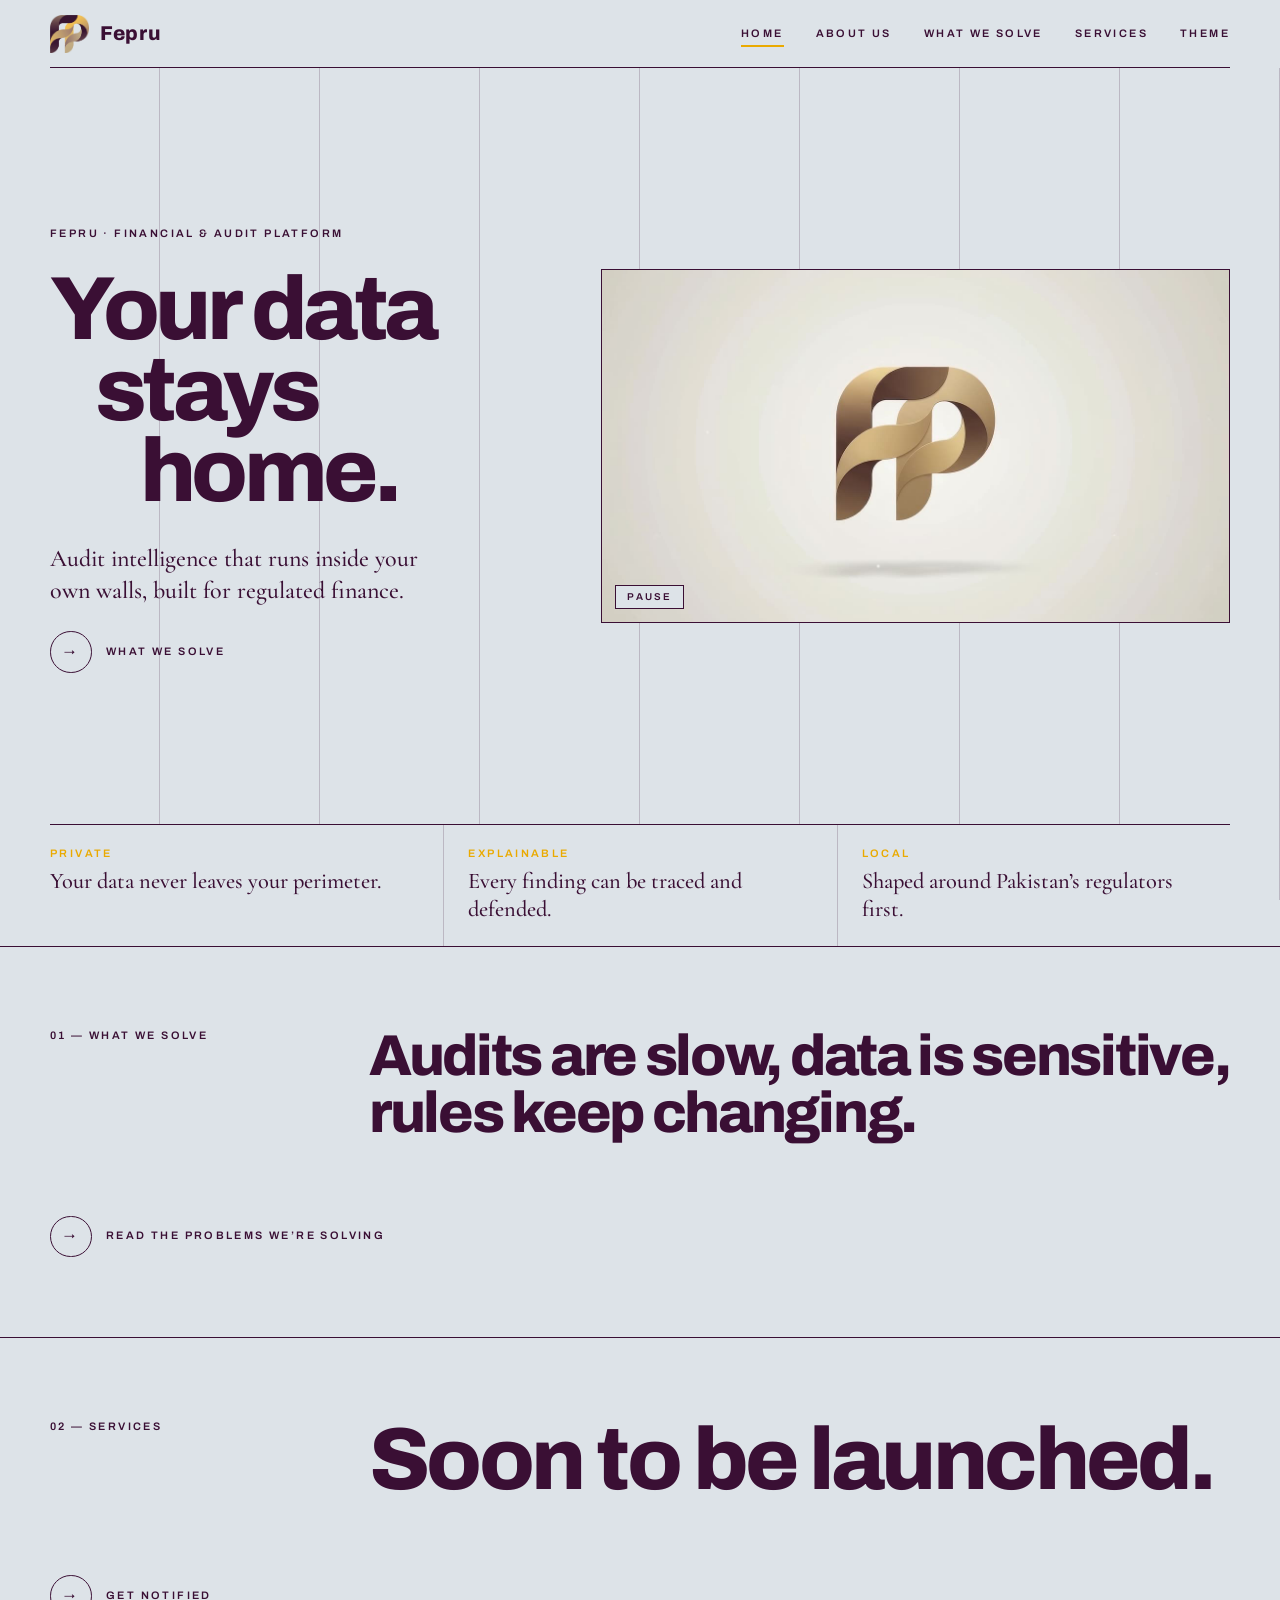
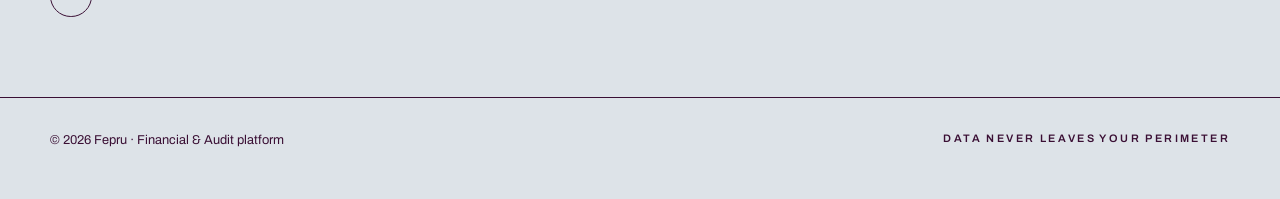
<file: fepru/index.html>
<!DOCTYPE html>
<html lang="en">
<head>
<meta charset="utf-8">
<meta name="viewport" content="width=device-width, initial-scale=1, viewport-fit=cover">
<title>Home – Fepru</title>
<meta name="description" content="Fepru is a financial and audit platform that keeps your data inside your perimeter.">
<link rel="icon" href="assets/favicon.png">
<link rel="preconnect" href="https://fonts.googleapis.com">
<link rel="stylesheet" href="https://fonts.googleapis.com/css2?family=Archivo:wght@400;600;800&family=Cormorant+Garamond:wght@500;600&display=swap">
<link rel="stylesheet" href="css/style.css">
<script src="js/main.js" defer></script>
</head>
<body>
<header class="top">
<div class="wrap">
<a class="logo" href="index.html"><img src="assets/logo.png" alt="" width="39" height="38"><span>Fepru</span></a>
<nav id="nav"><a href="index.html" aria-current="page">Home</a><a href="about.html">About us</a><a href="problems.html">What we solve</a><a href="services.html">Services</a></nav>
<button id="theme" aria-label="Toggle theme">Theme</button>
<button id="menu" aria-label="Toggle menu" aria-expanded="false">Menu</button>
</div>
</header>
<main>
<section class="hero">
<div class="wrap">
<div>
<span class="lbl">Fepru · Financial &amp; Audit platform</span>
<h1 aria-label="Your data stays home.">
<span class="l" style="--o:0"><span class="w" style="--i:0">Your</span> <span class="w" style="--i:1">data</span></span>
<span class="l" style="--o:1"><span class="w" style="--i:2">stays</span></span>
<span class="l" style="--o:2"><span class="w" style="--i:3">home.</span></span>
</h1>
<p class="lead">Audit intelligence that runs inside your own walls, built for regulated finance.</p>
<a class="go lbl" href="problems.html"><b>→</b>What we solve</a>
</div>
<figure class="film"><video autoplay muted loop playsinline preload="metadata" poster="assets/hero-poster.jpg" aria-label="Fepru ribbons forming the FP logo"><source src="assets/hero.mp4" type="video/mp4"></video><button class="vt" id="vt" type="button" aria-label="Pause video">Pause</button></figure>
</div>
</section>
<div class="wrap strip reveal">
<div><span class="lbl">Private</span>Your data never leaves your perimeter.</div>
<div><span class="lbl">Explainable</span>Every finding can be traced and defended.</div>
<div><span class="lbl">Local</span>Shaped around Pakistan’s regulators first.</div>
</div>
<section class="s">
<div class="wrap">
<div class="head"><span class="lbl">01 — What we solve</span><h2>Audits are slow, data is sensitive, rules keep changing.</h2></div>
<a class="go lbl" href="problems.html"><b>→</b>Read the problems we’re solving</a>
</div>
</section>
<section class="s">
<div class="wrap">
<div class="head"><span class="lbl">02 — Services</span><p class="soon-sm">Soon to be launched.</p></div>
<a class="go lbl" href="services.html"><b>→</b>Get notified</a>
</div>
</section>
</main>
<footer><div class="wrap"><span>© 2026 Fepru · Financial &amp; Audit platform</span><span class="lbl">Data never leaves your perimeter</span></div></footer>
</body>
</html>
</file>
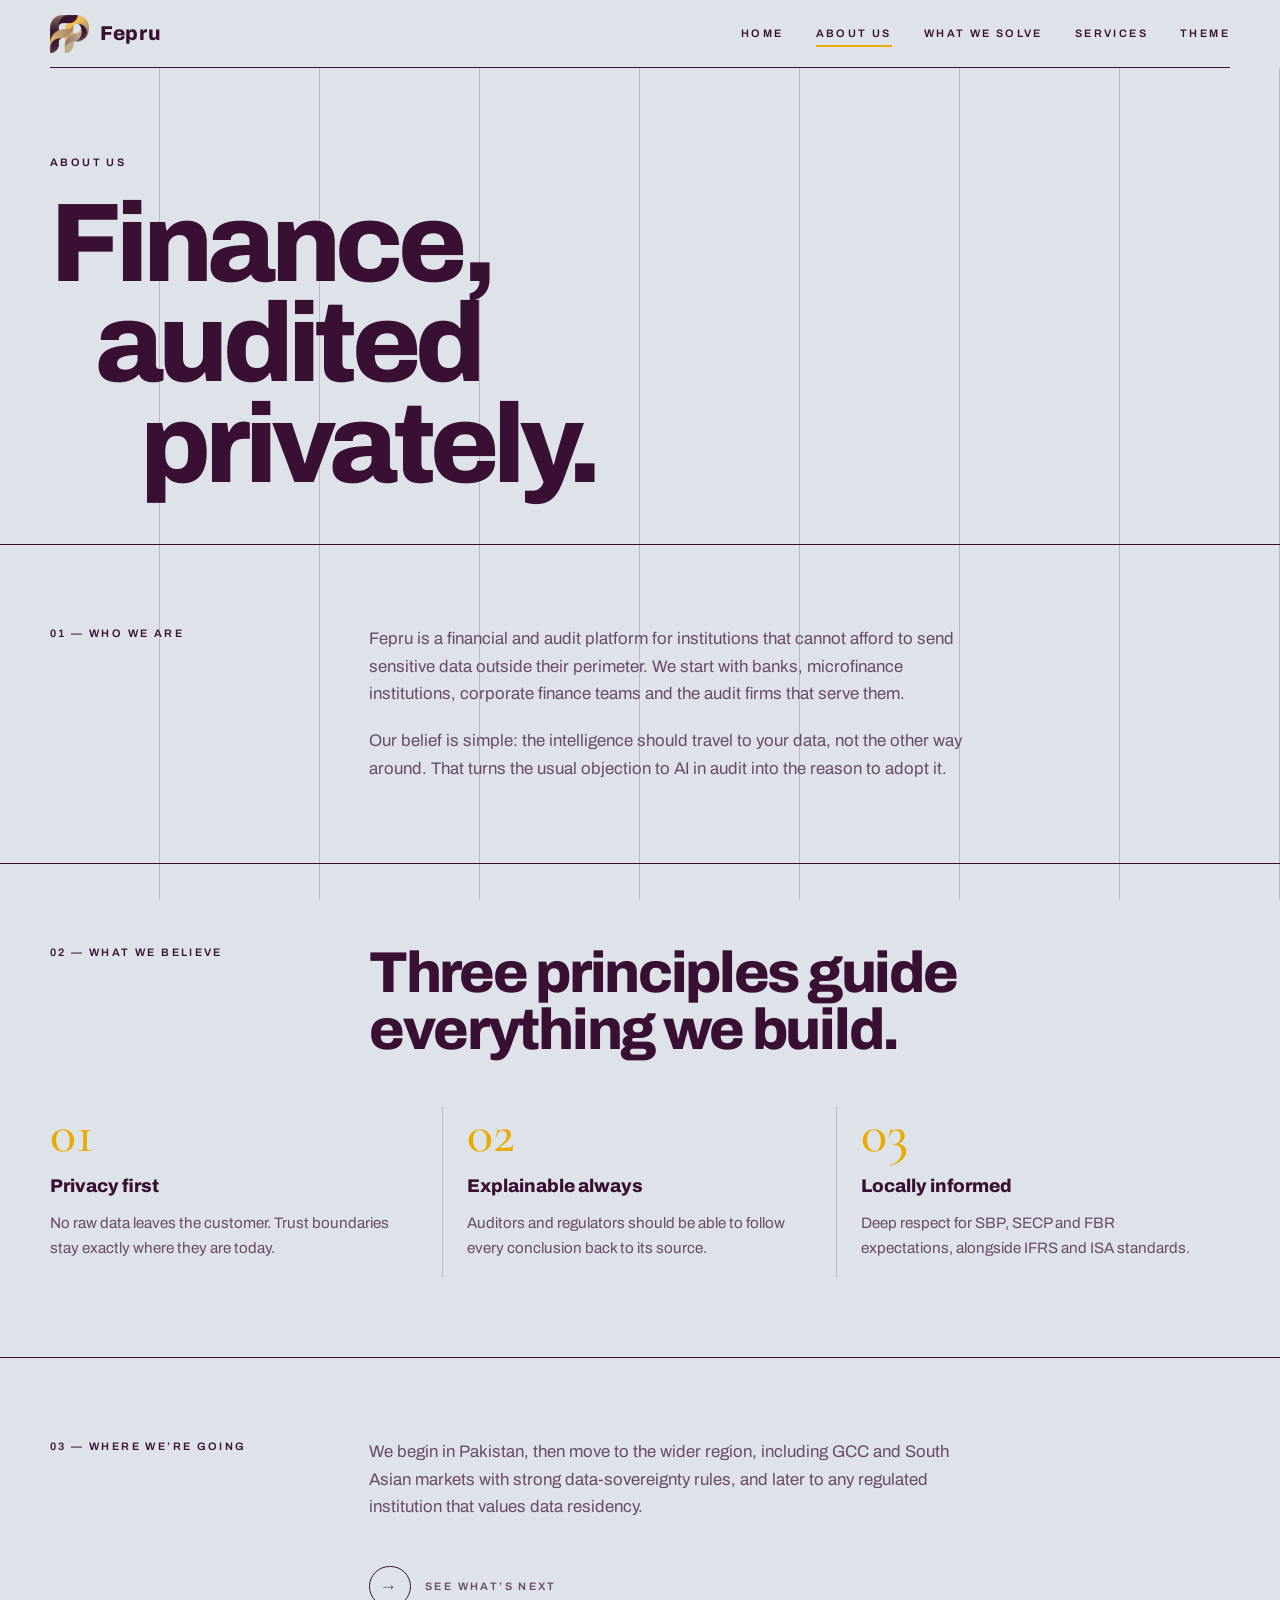
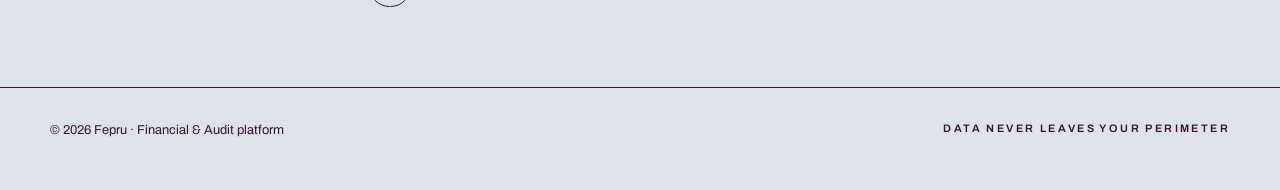
<file: fepru/about.html>
<!DOCTYPE html>
<html lang="en">
<head>
<meta charset="utf-8">
<meta name="viewport" content="width=device-width, initial-scale=1, viewport-fit=cover">
<title>About us – Fepru</title>
<meta name="description" content="Who Fepru is and what we believe.">
<link rel="icon" href="assets/favicon.png">
<link rel="preconnect" href="https://fonts.googleapis.com">
<link rel="stylesheet" href="https://fonts.googleapis.com/css2?family=Archivo:wght@400;600;800&family=Cormorant+Garamond:wght@500;600&display=swap">
<link rel="stylesheet" href="css/style.css">
<script src="js/main.js" defer></script>
</head>
<body>
<header class="top">
<div class="wrap">
<a class="logo" href="index.html"><img src="assets/logo.png" alt="" width="39" height="38"><span>Fepru</span></a>
<nav id="nav"><a href="index.html">Home</a><a href="about.html" aria-current="page">About us</a><a href="problems.html">What we solve</a><a href="services.html">Services</a></nav>
<button id="theme" aria-label="Toggle theme">Theme</button>
<button id="menu" aria-label="Toggle menu" aria-expanded="false">Menu</button>
</div>
</header>
<main>
<section class="page-head wrap">
<span class="lbl">About us</span>
<h1 aria-label="Finance, audited privately.">
<span class="l" style="--o:0"><span class="w" style="--i:0">Finance,</span></span>
<span class="l" style="--o:1"><span class="w" style="--i:1">audited</span></span>
<span class="l" style="--o:2"><span class="w" style="--i:2">privately.</span></span>
</h1>
</section>
<section class="s">
<div class="wrap cols2">
<span class="lbl">01 — Who we are</span>
<div>
<p>Fepru is a financial and audit platform for institutions that cannot afford to send sensitive data outside their perimeter. We start with banks, microfinance institutions, corporate finance teams and the audit firms that serve them.</p>
<p>Our belief is simple: the intelligence should travel to your data, not the other way around. That turns the usual objection to AI in audit into the reason to adopt it.</p>
</div>
</div>
</section>
<section class="s">
<div class="wrap">
<div class="head"><span class="lbl">02 — What we believe</span><h2>Three principles guide everything we build.</h2></div>
<div class="vals">
<article class="val reveal"><div class="n">01</div><h3>Privacy first</h3><p>No raw data leaves the customer. Trust boundaries stay exactly where they are today.</p></article>
<article class="val reveal"><div class="n">02</div><h3>Explainable always</h3><p>Auditors and regulators should be able to follow every conclusion back to its source.</p></article>
<article class="val reveal"><div class="n">03</div><h3>Locally informed</h3><p>Deep respect for SBP, SECP and FBR expectations, alongside IFRS and ISA standards.</p></article>
</div>
</div>
</section>
<section class="s">
<div class="wrap cols2">
<span class="lbl">03 — Where we’re going</span>
<div>
<p>We begin in Pakistan, then move to the wider region, including GCC and South Asian markets with strong data-sovereignty rules, and later to any regulated institution that values data residency.</p>
<a class="go lbl" href="services.html"><b>→</b>See what’s next</a>
</div>
</div>
</section>
</main>
<footer><div class="wrap"><span>© 2026 Fepru · Financial &amp; Audit platform</span><span class="lbl">Data never leaves your perimeter</span></div></footer>
</body>
</html>
</file>
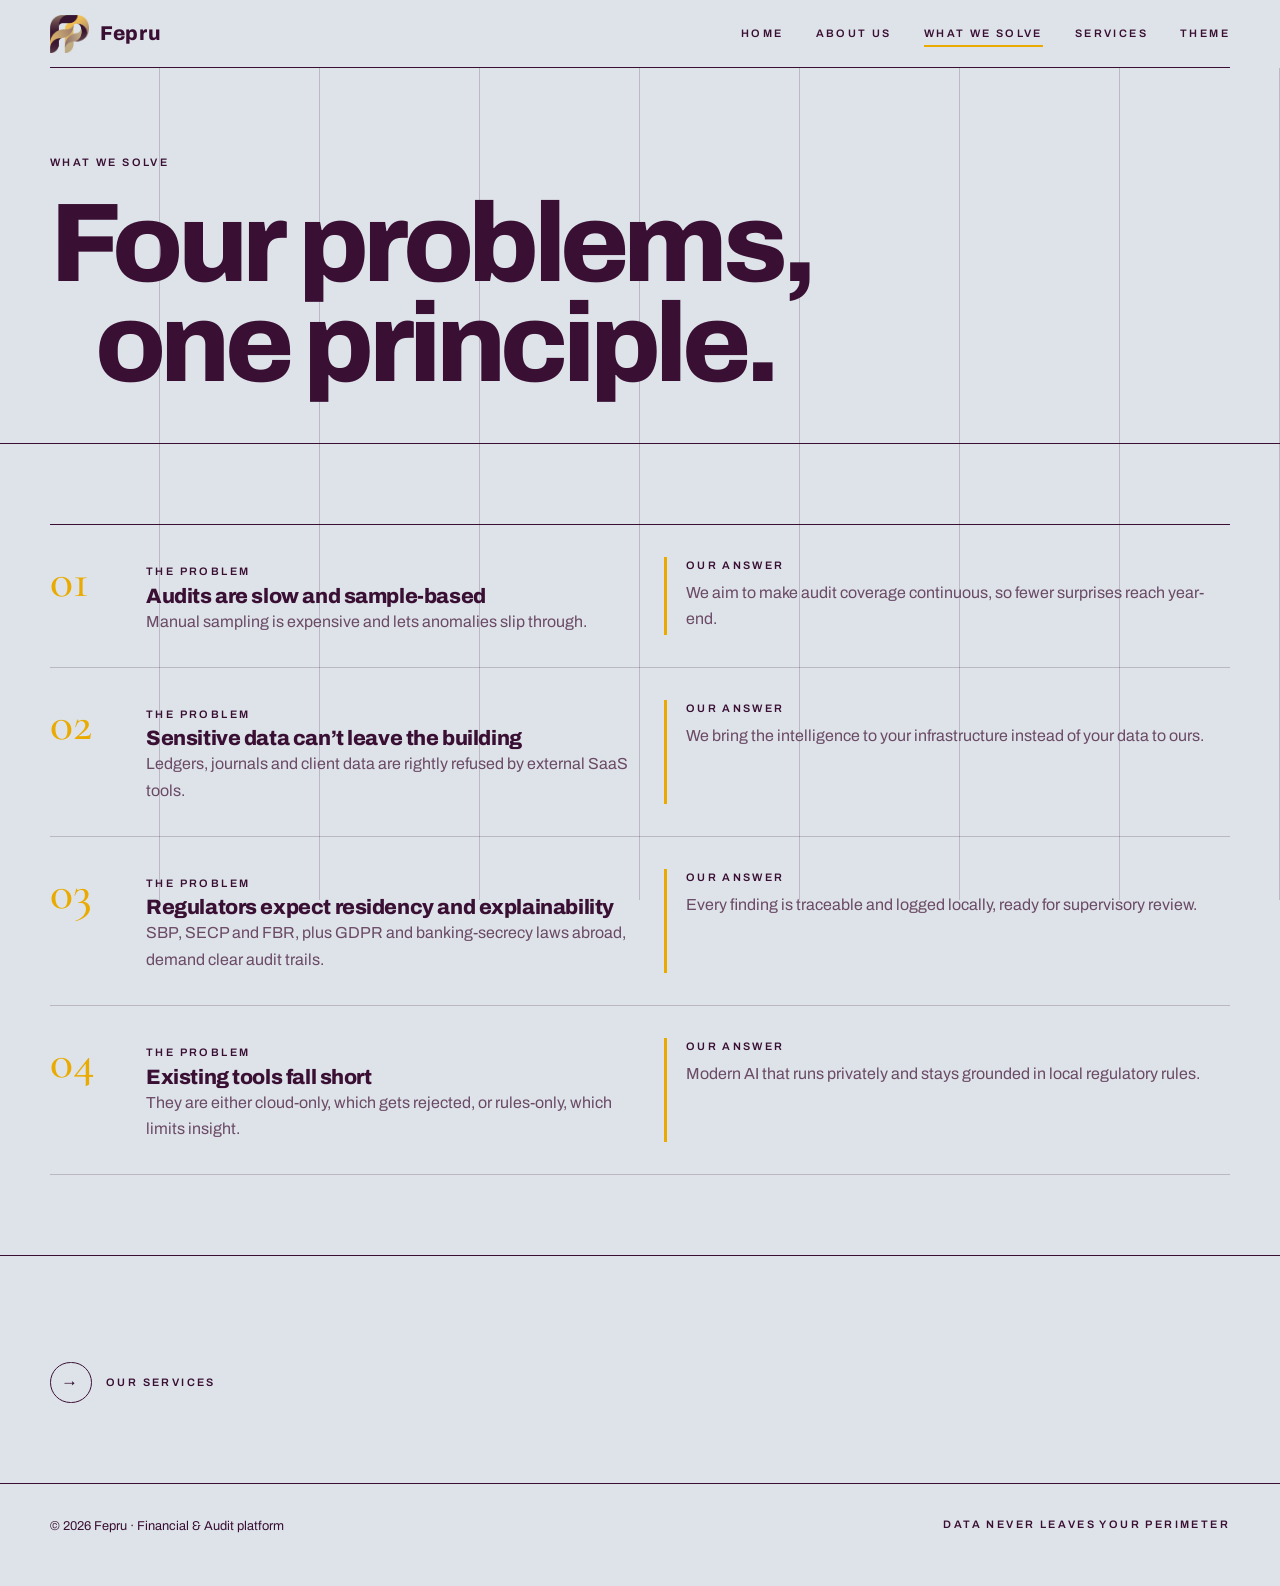
<file: fepru/problems.html>
<!DOCTYPE html>
<html lang="en">
<head>
<meta charset="utf-8">
<meta name="viewport" content="width=device-width, initial-scale=1, viewport-fit=cover">
<title>What we solve – Fepru</title>
<meta name="description" content="The audit problems Fepru is built to solve.">
<link rel="icon" href="assets/favicon.png">
<link rel="preconnect" href="https://fonts.googleapis.com">
<link rel="stylesheet" href="https://fonts.googleapis.com/css2?family=Archivo:wght@400;600;800&family=Cormorant+Garamond:wght@500;600&display=swap">
<link rel="stylesheet" href="css/style.css">
<script src="js/main.js" defer></script>
</head>
<body>
<header class="top">
<div class="wrap">
<a class="logo" href="index.html"><img src="assets/logo.png" alt="" width="39" height="38"><span>Fepru</span></a>
<nav id="nav"><a href="index.html">Home</a><a href="about.html">About us</a><a href="problems.html" aria-current="page">What we solve</a><a href="services.html">Services</a></nav>
<button id="theme" aria-label="Toggle theme">Theme</button>
<button id="menu" aria-label="Toggle menu" aria-expanded="false">Menu</button>
</div>
</header>
<main>
<section class="page-head wrap">
<span class="lbl">What we solve</span>
<h1 aria-label="Four problems, one principle.">
<span class="l" style="--o:0"><span class="w" style="--i:0">Four</span> <span class="w" style="--i:1">problems,</span></span>
<span class="l" style="--o:1"><span class="w" style="--i:2">one</span> <span class="w" style="--i:3">principle.</span></span>
</h1>
</section>
<section class="s">
<div class="wrap">
<ol class="rows"><li class="reveal"><span class="n">01</span><div><span class="lbl">The problem</span><h3>Audits are slow and sample-based</h3><p>Manual sampling is expensive and lets anomalies slip through.</p></div><div class="a"><span class="lbl">Our answer</span><p>We aim to make audit coverage continuous, so fewer surprises reach year-end.</p></div></li><li class="reveal"><span class="n">02</span><div><span class="lbl">The problem</span><h3>Sensitive data can’t leave the building</h3><p>Ledgers, journals and client data are rightly refused by external SaaS tools.</p></div><div class="a"><span class="lbl">Our answer</span><p>We bring the intelligence to your infrastructure instead of your data to ours.</p></div></li><li class="reveal"><span class="n">03</span><div><span class="lbl">The problem</span><h3>Regulators expect residency and explainability</h3><p>SBP, SECP and FBR, plus GDPR and banking-secrecy laws abroad, demand clear audit trails.</p></div><div class="a"><span class="lbl">Our answer</span><p>Every finding is traceable and logged locally, ready for supervisory review.</p></div></li><li class="reveal"><span class="n">04</span><div><span class="lbl">The problem</span><h3>Existing tools fall short</h3><p>They are either cloud-only, which gets rejected, or rules-only, which limits insight.</p></div><div class="a"><span class="lbl">Our answer</span><p>Modern AI that runs privately and stays grounded in local regulatory rules.</p></div></li></ol>
</div>
</section>
<section class="s">
<div class="wrap"><a class="go lbl" href="services.html"><b>→</b>Our services</a></div>
</section>
</main>
<footer><div class="wrap"><span>© 2026 Fepru · Financial &amp; Audit platform</span><span class="lbl">Data never leaves your perimeter</span></div></footer>
</body>
</html>
</file>
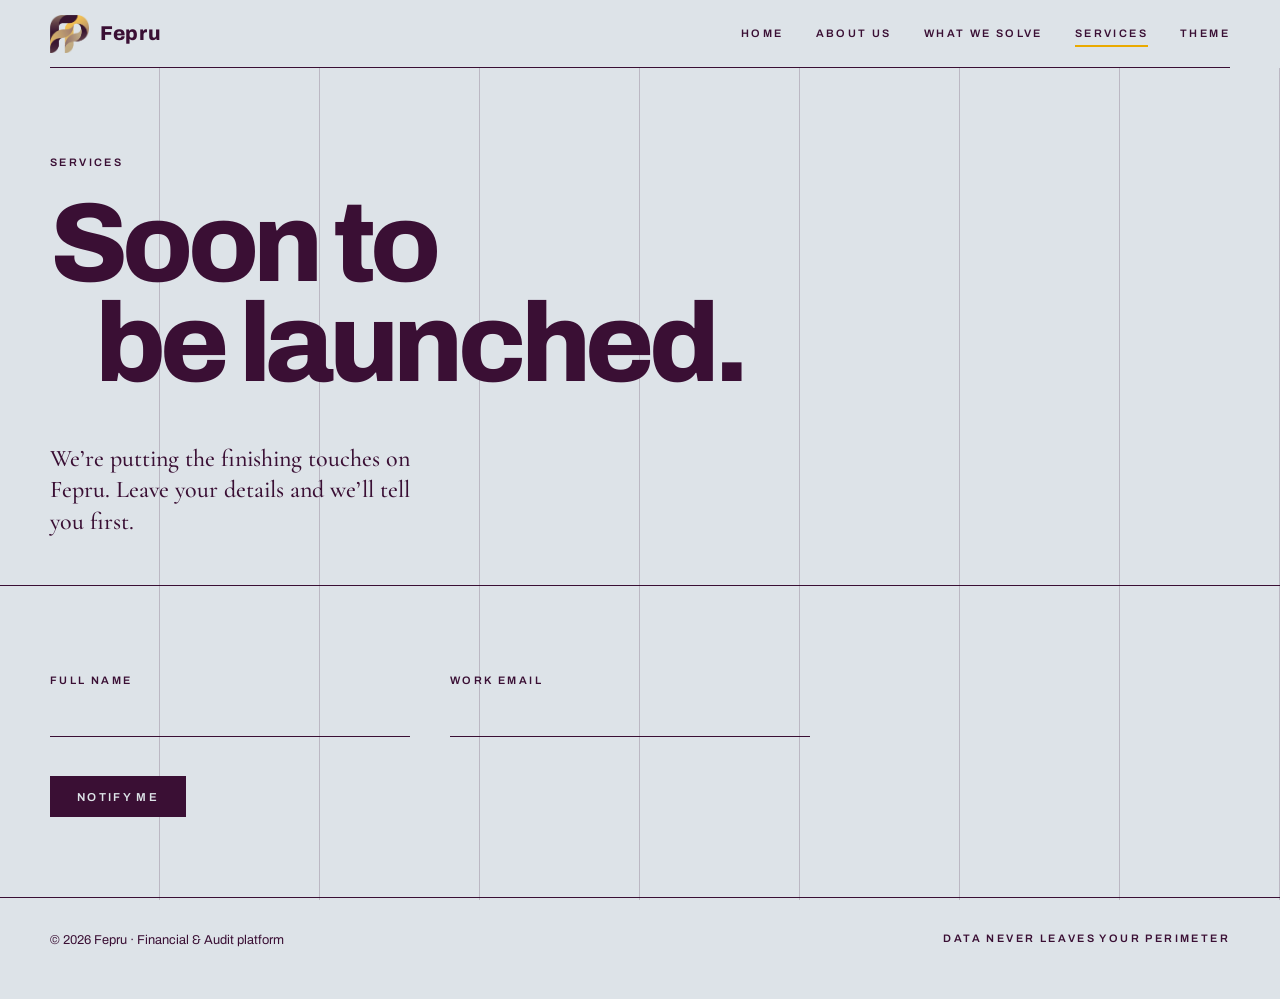
<file: fepru/services.html>
<!DOCTYPE html>
<html lang="en">
<head>
<meta charset="utf-8">
<meta name="viewport" content="width=device-width, initial-scale=1, viewport-fit=cover">
<title>Services – Fepru</title>
<meta name="description" content="Fepru’s services are soon to be launched.">
<link rel="icon" href="assets/favicon.png">
<link rel="preconnect" href="https://fonts.googleapis.com">
<link rel="stylesheet" href="https://fonts.googleapis.com/css2?family=Archivo:wght@400;600;800&family=Cormorant+Garamond:wght@500;600&display=swap">
<link rel="stylesheet" href="css/style.css">
<script src="js/main.js" defer></script>
</head>
<body>
<header class="top">
<div class="wrap">
<a class="logo" href="index.html"><img src="assets/logo.png" alt="" width="39" height="38"><span>Fepru</span></a>
<nav id="nav"><a href="index.html">Home</a><a href="about.html">About us</a><a href="problems.html">What we solve</a><a href="services.html" aria-current="page">Services</a></nav>
<button id="theme" aria-label="Toggle theme">Theme</button>
<button id="menu" aria-label="Toggle menu" aria-expanded="false">Menu</button>
</div>
</header>
<main>
<section class="page-head wrap">
<span class="lbl">Services</span>
<h1 class="soon" aria-label="Soon to be launched.">
<span class="l" style="--o:0"><span class="w" style="--i:0">Soon</span> <span class="w" style="--i:1">to</span></span>
<span class="l" style="--o:1"><span class="w" style="--i:2">be</span> <span class="w" style="--i:3">launched.</span></span>
</h1>
<p class="lead">We’re putting the finishing touches on Fepru. Leave your details and we’ll tell you first.</p>
</section>
<section class="s">
<div class="wrap">
<form id="notify" novalidate>
<div><label class="lbl" for="name">Full name</label><input id="name" name="name" autocomplete="name"><div class="err" data-for="name"></div></div>
<div><label class="lbl" for="email">Work email</label><input id="email" name="email" type="email" autocomplete="email"><div class="err" data-for="email"></div></div>
<div class="full"><button class="btn" type="submit">Notify me</button><span id="ok" role="status"></span></div>
</form>
</div>
</section>
</main>
<footer><div class="wrap"><span>© 2026 Fepru · Financial &amp; Audit platform</span><span class="lbl">Data never leaves your perimeter</span></div></footer>
</body>
</html>
</file>
<file: fepru/css/style.css>
:root{--gold:#EAAA00;--bg:#DDE3E8;--text:#3A0F34;--muted:#6b4a66;--line:rgba(58,15,52,.2);--sans:"Archivo",system-ui,sans-serif;--serif:"Cormorant Garamond",Georgia,serif;color-scheme:light;box-sizing:border-box;padding-top:env(safe-area-inset-top,0px);padding-bottom:env(safe-area-inset-bottom,0px)}
@media (prefers-color-scheme:dark){:root:not([data-theme="light"]){--bg:#3A0F34;--text:#DDE3E8;--muted:#b9a6bb;--line:rgba(221,227,232,.18);color-scheme:dark}}
:root[data-theme="dark"]{--bg:#3A0F34;--text:#DDE3E8;--muted:#b9a6bb;--line:rgba(221,227,232,.18);color-scheme:dark}
*,*::before,*::after{box-sizing:border-box}
html{scroll-behavior:smooth;scroll-padding-top:calc(70px + env(safe-area-inset-top,0px))}
body{margin:0;background:var(--bg);color:var(--text);font:400 16px/1.65 var(--sans);overflow-x:hidden}
body::before{content:"";position:fixed;inset:0 0 auto;height:env(safe-area-inset-top,0px);background:var(--bg);z-index:10}
body::after{content:"";position:fixed;inset:0;pointer-events:none;z-index:0;background:repeating-linear-gradient(90deg,transparent 0 calc(12.5% - 1px),var(--line) calc(12.5% - 1px) 12.5%)}
main,footer{position:relative;z-index:1}
a{color:inherit;text-decoration:none}
h1,h2,h3,p{margin:0}
.wrap{width:min(1180px,100% - 2.5rem);margin-inline:auto}
.lbl{font-size:.68rem;font-weight:600;letter-spacing:.22em;text-transform:uppercase}
.top{position:sticky;top:env(safe-area-inset-top,0px);z-index:11;background:var(--bg)}
.top .wrap{display:flex;align-items:center;gap:2rem;height:68px;border-bottom:1px solid var(--text)}
.logo{display:flex;align-items:center;gap:.7rem;font-weight:800;font-size:1.25rem;letter-spacing:.04em;margin-right:auto}
.logo img{height:38px;width:auto}
nav{display:flex;gap:2rem}
nav a,.top button{font:600 .68rem var(--sans);letter-spacing:.22em;text-transform:uppercase;background:none;border:0;color:var(--text);cursor:pointer;padding:.4rem 0;border-bottom:2px solid transparent}
nav a:hover,nav a[aria-current],.top button:hover{border-color:var(--gold)}
#menu{display:none}
.hero{padding:4rem 0 4rem;min-height:84vh;display:flex;align-items:center}
.hero .wrap{display:grid;grid-template-columns:1fr 1.25fr;gap:3rem;align-items:center}
h1{font-weight:800;line-height:.9;letter-spacing:-.05em}
.hero h1{font-size:clamp(3rem,7vw,6.2rem);margin:1.5rem 0 2rem}
.l{display:block;margin-left:calc(var(--o,0) * clamp(.8rem,3.5vw,3rem))}
.w{display:inline-block;filter:blur(22px);opacity:0;animation:focus 1.3s cubic-bezier(.2,.7,.2,1) forwards;animation-delay:calc(var(--i) * .22s)}
@keyframes focus{to{filter:blur(0);opacity:1}}
.film{position:relative;margin:0;width:100%;aspect-ratio:16/9;border:1px solid var(--text);overflow:hidden;background:#e9e6df}
.film video{width:100%;height:100%;object-fit:cover;display:block}
.vt{position:absolute;left:.8rem;bottom:.8rem;background:var(--bg);color:var(--text);border:1px solid var(--text);padding:.35rem .7rem;font:600 .62rem var(--sans);letter-spacing:.2em;text-transform:uppercase;cursor:pointer}
.vt:hover{background:var(--gold);color:#3A0F34;border-color:var(--gold)}
.lead{max-width:34ch;font:500 1.5rem/1.3 var(--serif)}
.go{display:inline-flex;align-items:center;gap:.9rem;margin-top:1.6rem}
.go b{width:2.6rem;height:2.6rem;border:1px solid var(--text);border-radius:50%;display:grid;place-items:center;font-weight:400;transition:background .2s,color .2s}
.go:hover b{background:var(--gold);color:#3A0F34;border-color:var(--gold)}
.strip{display:grid;grid-template-columns:repeat(3,1fr);border-top:1px solid var(--text);background:var(--bg);position:relative;z-index:2}
.strip div{padding:1.4rem 1.5rem 1.4rem 0;font:500 1.4rem/1.25 var(--serif)}
.strip div+div{padding-left:1.5rem;border-left:1px solid var(--line)}
.strip .lbl{display:block;font-family:var(--sans);color:var(--gold);margin-bottom:.4rem}
section.s{padding:5rem 0;border-top:1px solid var(--text)}
.head{display:grid;grid-template-columns:1fr 3fr;gap:2rem;margin-bottom:3rem}
h2{font-weight:800;font-size:clamp(2rem,5vw,3.6rem);line-height:1;letter-spacing:-.04em}
.cols2{display:grid;grid-template-columns:1fr 3fr;gap:2rem}
.cols2>div{display:grid;gap:1.2rem;max-width:62ch;font-size:1.05rem;color:var(--muted)}
.page-head{padding:5rem 0 3rem}
.page-head h1{font-size:clamp(2.8rem,9vw,7rem);margin-top:1.2rem}
.rows{list-style:none;margin:0;padding:0;border-top:1px solid var(--text)}
.rows li{display:grid;grid-template-columns:4rem 1.2fr 1.4fr;gap:2rem;padding:2rem 0;border-bottom:1px solid var(--line)}
.rows .n{font:500 3rem/1 var(--serif);color:var(--gold)}
.rows h3{font-size:1.3rem;font-weight:800;line-height:1.2;letter-spacing:-.02em}
.rows p{color:var(--muted)}
.rows .a{border-left:3px solid var(--gold);padding-left:1.2rem}
.rows .a .lbl{display:block;margin-bottom:.3rem;color:var(--text)}
.vals{display:grid;grid-template-columns:repeat(3,1fr)}
.val{padding:0 1.5rem 1rem 0;border-right:1px solid var(--line)}
.val+.val{padding-left:1.5rem}
.val:last-child{border:0}
.val .n{font:500 3.4rem/1 var(--serif);color:var(--gold)}
.val h3{font-size:1.15rem;font-weight:800;margin:.6rem 0}
.val p{color:var(--muted);font-size:.95rem}
.soon{font-weight:800;font-size:clamp(3rem,11vw,9.5rem);line-height:.9;letter-spacing:-.05em;margin:1rem 0 3rem}
.soon-sm{font-weight:800;font-size:clamp(2.4rem,7vw,5.5rem);line-height:.95;letter-spacing:-.04em}
.btn{background:var(--text);color:var(--bg);border:0;padding:.9rem 1.7rem;font:600 .72rem var(--sans);letter-spacing:.2em;text-transform:uppercase;cursor:pointer;transition:background .2s,color .2s}
.btn:hover{background:var(--gold);color:#3A0F34}
form{display:grid;grid-template-columns:1fr 1fr;gap:1.5rem 2.5rem;max-width:760px}
form .full{grid-column:1/-1}
input{font:inherit;color:var(--text);background:transparent;border:0;border-bottom:1px solid var(--text);border-radius:0;padding:.55rem 0;width:100%;outline:0}
input:focus{border-bottom:2px solid var(--gold)}
.err{font-size:.8rem;min-height:1.2em;font-weight:600}
.err:not(:empty)::before{content:"■ ";color:var(--gold)}
.bad{border-bottom:2px solid var(--gold)!important}
#ok{margin-left:1rem;font:500 1.3rem var(--serif)}
footer{border-top:1px solid var(--text);padding:2rem 0 3rem;font-size:.8rem}
footer .wrap{display:flex;justify-content:space-between;gap:1rem;flex-wrap:wrap}
.reveal{opacity:0;transform:translateY(20px);transition:opacity .7s,transform .7s}
.reveal.in{opacity:1;transform:none}
@media (max-width:820px){
#menu{display:block}
nav{display:none;position:absolute;top:68px;left:0;right:0;flex-direction:column;gap:1rem;background:var(--bg);padding:1.2rem 1.25rem;border-bottom:1px solid var(--text)}
nav.open{display:flex}
.hero .wrap,.head,.cols2,form,.vals,.strip{grid-template-columns:1fr}
.hero{min-height:0;padding-top:2rem}
.rows li{grid-template-columns:3rem 1fr;gap:1rem}
.rows .a{grid-column:2}
.val,.val+.val{padding:1.5rem 0;border-right:0;border-bottom:1px solid var(--line)}
.strip div,.strip div+div{padding:1rem 0;border-left:0;border-bottom:1px solid var(--line)}
section.s{padding:3rem 0}
.head{gap:.8rem;margin-bottom:2rem}
}
@media (prefers-reduced-motion:reduce){*{animation:none!important;transition:none!important;scroll-behavior:auto!important}.w{filter:none;opacity:1}.reveal{opacity:1;transform:none}}
</file>
